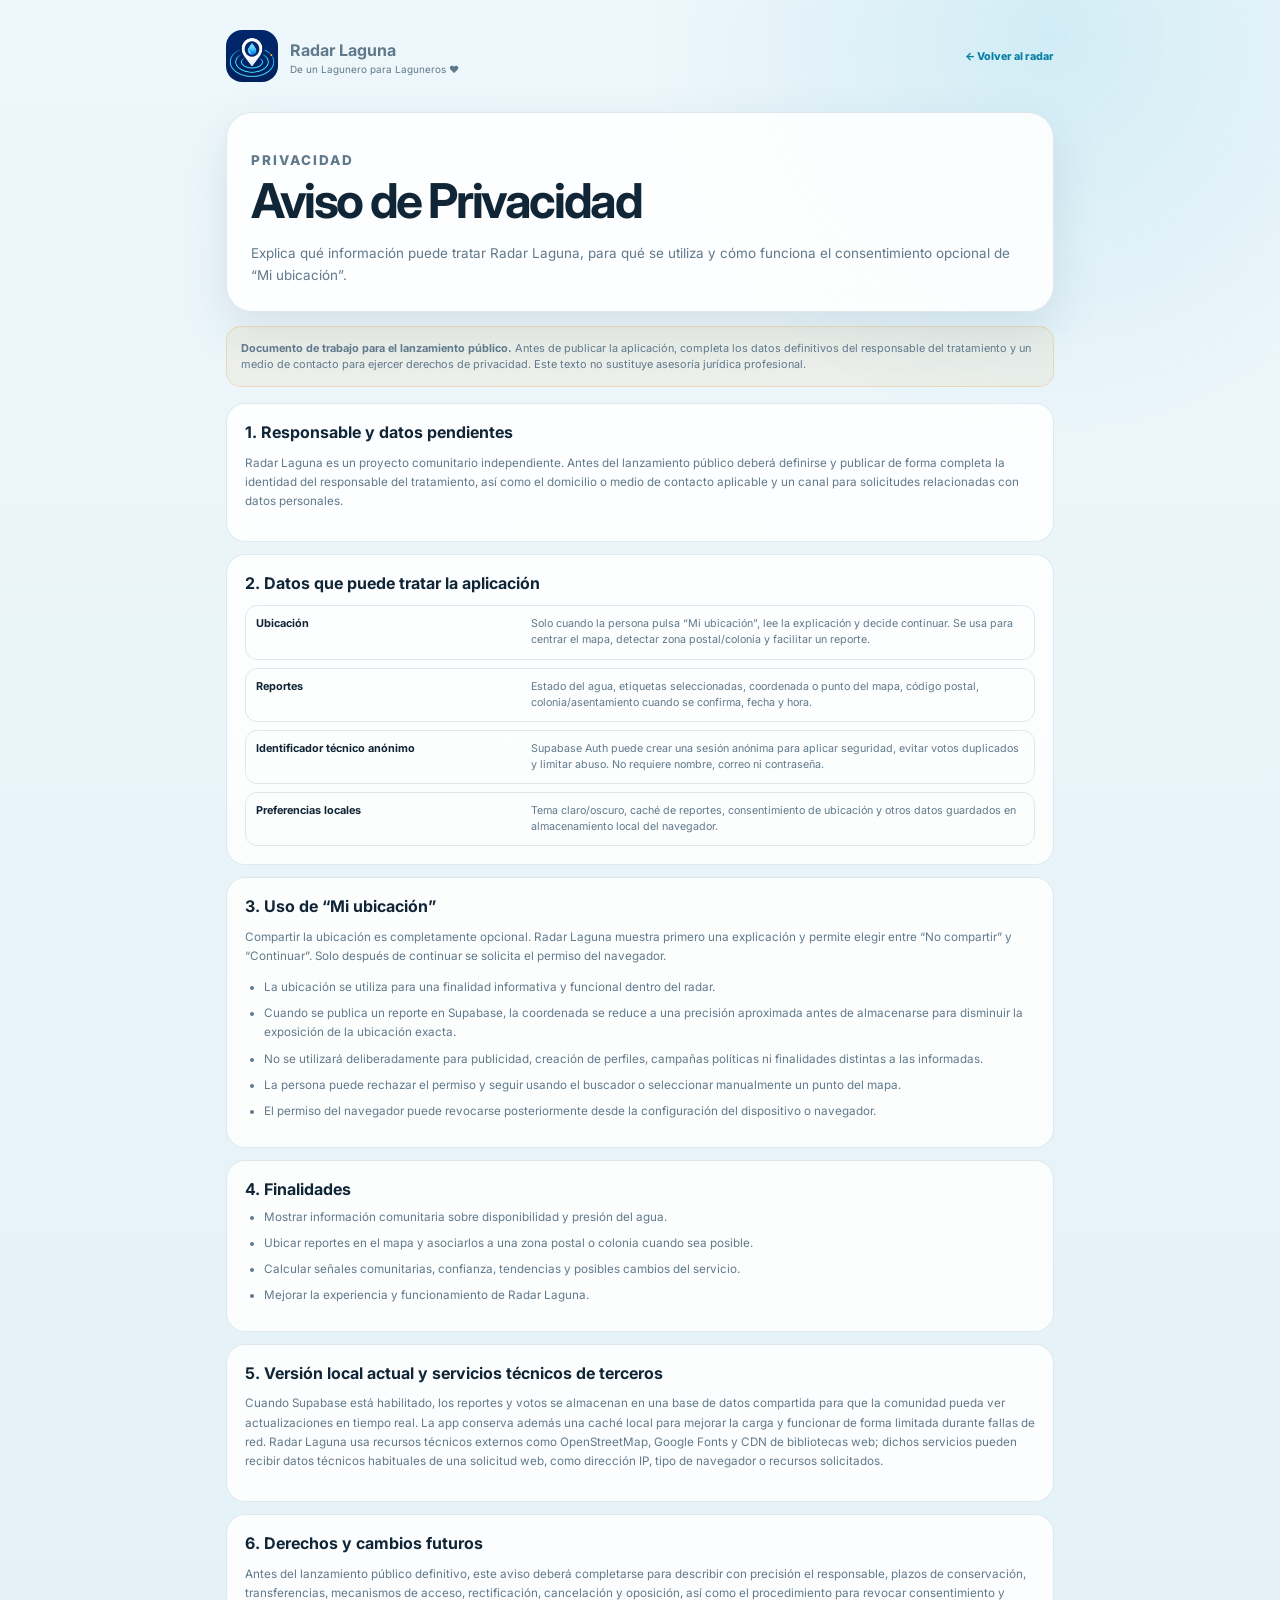
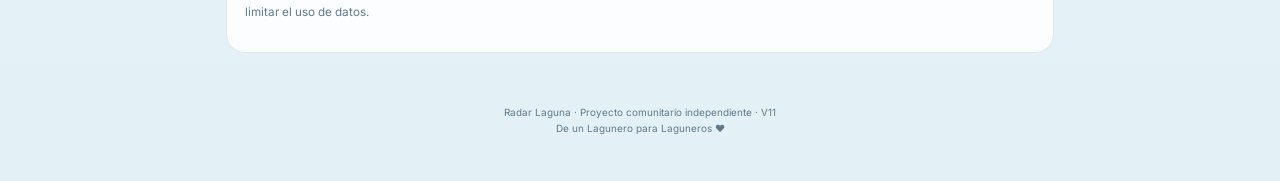
<file: aviso-privacidad.html>
<!DOCTYPE html>
<html lang="es">
<head>
  <meta charset="UTF-8" />
  <meta name="viewport" content="width=device-width, initial-scale=1, viewport-fit=cover" />
  <meta name="theme-color" content="#eef7fb" />
  <link rel="icon" type="image/png" href="./assets/logo-radar-laguna.png" />
  <link rel="apple-touch-icon" href="./assets/logo-radar-laguna.png" />
  <link rel="preconnect" href="https://fonts.googleapis.com" />
  <link rel="preconnect" href="https://fonts.gstatic.com" crossorigin />
  <link href="https://fonts.googleapis.com/css2?family=Inter:wght@400;500;600;700;800&display=swap" rel="stylesheet" />
  <link rel="stylesheet" href="./styles.css" />
  <title>Aviso de Privacidad | Radar Laguna</title>
</head>
<body class="legal-page-body" data-theme="light">
  <div class="legal-page-shell">
    <header class="legal-page-header">
      <a class="legal-page-brand" href="./index.html">
        <img src="./assets/logo-radar-laguna.png" alt="Logo de Radar Laguna" />
        <span>
          <strong>Radar Laguna</strong>
          <span>De un Lagunero para Laguneros ❤️</span>
        </span>
      </a>
      <a class="back-app-link" href="./index.html">← Volver al radar</a>
    </header>

    <main>
      <section class="legal-page-hero">
        <p class="eyebrow">PRIVACIDAD</p>
        <h1>Aviso de Privacidad</h1>
        <p>Explica qué información puede tratar Radar Laguna, para qué se utiliza y cómo funciona el consentimiento opcional de “Mi ubicación”.</p>
      </section>

      <div class="legal-draft-warning">
        <strong>Documento de trabajo para el lanzamiento público.</strong> Antes de publicar la aplicación, completa los datos definitivos del responsable del tratamiento y un medio de contacto para ejercer derechos de privacidad. Este texto no sustituye asesoría jurídica profesional.
      </div>

      <div class="legal-document">
        <section class="legal-section">
  <h2>1. Responsable y datos pendientes</h2>
  <p>Radar Laguna es un proyecto comunitario independiente. Antes del lanzamiento público deberá definirse y publicar de forma completa la identidad del responsable del tratamiento, así como el domicilio o medio de contacto aplicable y un canal para solicitudes relacionadas con datos personales.</p>
</section>
<section class="legal-section">
  <h2>2. Datos que puede tratar la aplicación</h2>
  <div class="legal-data-table">
    <div class="legal-data-row"><strong>Ubicación</strong><span>Solo cuando la persona pulsa “Mi ubicación”, lee la explicación y decide continuar. Se usa para centrar el mapa, detectar zona postal/colonia y facilitar un reporte.</span></div>
    <div class="legal-data-row"><strong>Reportes</strong><span>Estado del agua, etiquetas seleccionadas, coordenada o punto del mapa, código postal, colonia/asentamiento cuando se confirma, fecha y hora.</span></div>
    <div class="legal-data-row"><strong>Identificador técnico anónimo</strong><span>Supabase Auth puede crear una sesión anónima para aplicar seguridad, evitar votos duplicados y limitar abuso. No requiere nombre, correo ni contraseña.</span></div>
    <div class="legal-data-row"><strong>Preferencias locales</strong><span>Tema claro/oscuro, caché de reportes, consentimiento de ubicación y otros datos guardados en almacenamiento local del navegador.</span></div>
  </div>
</section>
<section class="legal-section">
  <h2>3. Uso de “Mi ubicación”</h2>
  <p>Compartir la ubicación es completamente opcional. Radar Laguna muestra primero una explicación y permite elegir entre “No compartir” y “Continuar”. Solo después de continuar se solicita el permiso del navegador.</p>
  <ul>
    <li>La ubicación se utiliza para una finalidad informativa y funcional dentro del radar.</li>
    <li>Cuando se publica un reporte en Supabase, la coordenada se reduce a una precisión aproximada antes de almacenarse para disminuir la exposición de la ubicación exacta.</li>
    <li>No se utilizará deliberadamente para publicidad, creación de perfiles, campañas políticas ni finalidades distintas a las informadas.</li>
    <li>La persona puede rechazar el permiso y seguir usando el buscador o seleccionar manualmente un punto del mapa.</li>
    <li>El permiso del navegador puede revocarse posteriormente desde la configuración del dispositivo o navegador.</li>
  </ul>
</section>
<section class="legal-section">
  <h2>4. Finalidades</h2>
  <ul>
    <li>Mostrar información comunitaria sobre disponibilidad y presión del agua.</li>
    <li>Ubicar reportes en el mapa y asociarlos a una zona postal o colonia cuando sea posible.</li>
    <li>Calcular señales comunitarias, confianza, tendencias y posibles cambios del servicio.</li>
    <li>Mejorar la experiencia y funcionamiento de Radar Laguna.</li>
  </ul>
</section>
<section class="legal-section">
  <h2>5. Versión local actual y servicios técnicos de terceros</h2>
  <p>Cuando Supabase está habilitado, los reportes y votos se almacenan en una base de datos compartida para que la comunidad pueda ver actualizaciones en tiempo real. La app conserva además una caché local para mejorar la carga y funcionar de forma limitada durante fallas de red. Radar Laguna usa recursos técnicos externos como OpenStreetMap, Google Fonts y CDN de bibliotecas web; dichos servicios pueden recibir datos técnicos habituales de una solicitud web, como dirección IP, tipo de navegador o recursos solicitados.</p>
</section>
<section class="legal-section">
  <h2>6. Derechos y cambios futuros</h2>
  <p>Antes del lanzamiento público definitivo, este aviso deberá completarse para describir con precisión el responsable, plazos de conservación, transferencias, mecanismos de acceso, rectificación, cancelación y oposición, así como el procedimiento para revocar consentimiento y limitar el uso de datos.</p>
</section>
      </div>
    </main>

    <footer class="legal-page-footer">
      Radar Laguna · Proyecto comunitario independiente · V11<br />
      De un Lagunero para Laguneros ❤️
    </footer>
  </div>
</body>
</html>
</file>
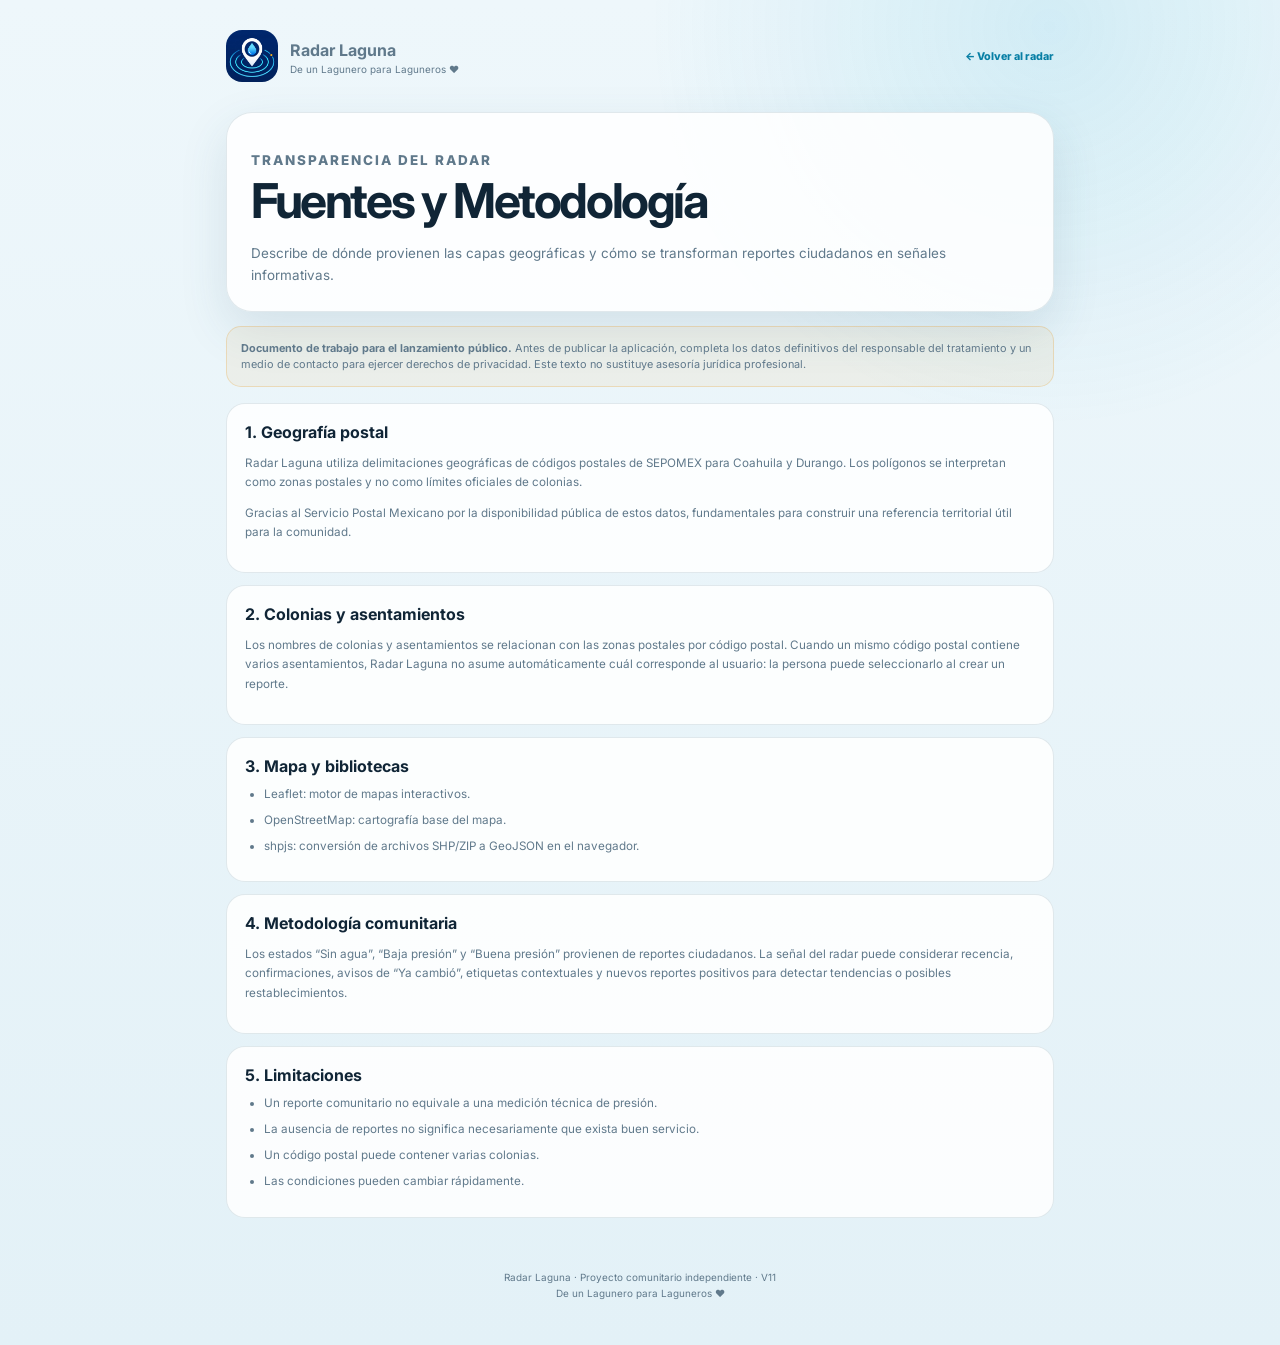
<file: fuentes-metodologia.html>
<!DOCTYPE html>
<html lang="es">
<head>
  <meta charset="UTF-8" />
  <meta name="viewport" content="width=device-width, initial-scale=1, viewport-fit=cover" />
  <meta name="theme-color" content="#eef7fb" />
  <link rel="icon" type="image/png" href="./assets/logo-radar-laguna.png" />
  <link rel="apple-touch-icon" href="./assets/logo-radar-laguna.png" />
  <link rel="preconnect" href="https://fonts.googleapis.com" />
  <link rel="preconnect" href="https://fonts.gstatic.com" crossorigin />
  <link href="https://fonts.googleapis.com/css2?family=Inter:wght@400;500;600;700;800&display=swap" rel="stylesheet" />
  <link rel="stylesheet" href="./styles.css" />
  <title>Fuentes y Metodología | Radar Laguna</title>
</head>
<body class="legal-page-body" data-theme="light">
  <div class="legal-page-shell">
    <header class="legal-page-header">
      <a class="legal-page-brand" href="./index.html">
        <img src="./assets/logo-radar-laguna.png" alt="Logo de Radar Laguna" />
        <span>
          <strong>Radar Laguna</strong>
          <span>De un Lagunero para Laguneros ❤️</span>
        </span>
      </a>
      <a class="back-app-link" href="./index.html">← Volver al radar</a>
    </header>

    <main>
      <section class="legal-page-hero">
        <p class="eyebrow">TRANSPARENCIA DEL RADAR</p>
        <h1>Fuentes y Metodología</h1>
        <p>Describe de dónde provienen las capas geográficas y cómo se transforman reportes ciudadanos en señales informativas.</p>
      </section>

      <div class="legal-draft-warning">
        <strong>Documento de trabajo para el lanzamiento público.</strong> Antes de publicar la aplicación, completa los datos definitivos del responsable del tratamiento y un medio de contacto para ejercer derechos de privacidad. Este texto no sustituye asesoría jurídica profesional.
      </div>

      <div class="legal-document">
        <section class="legal-section">
  <h2>1. Geografía postal</h2>
  <p>Radar Laguna utiliza delimitaciones geográficas de códigos postales de SEPOMEX para Coahuila y Durango. Los polígonos se interpretan como zonas postales y no como límites oficiales de colonias.</p>
  <p>Gracias al Servicio Postal Mexicano por la disponibilidad pública de estos datos, fundamentales para construir una referencia territorial útil para la comunidad.</p>
</section>
<section class="legal-section">
  <h2>2. Colonias y asentamientos</h2>
  <p>Los nombres de colonias y asentamientos se relacionan con las zonas postales por código postal. Cuando un mismo código postal contiene varios asentamientos, Radar Laguna no asume automáticamente cuál corresponde al usuario: la persona puede seleccionarlo al crear un reporte.</p>
</section>
<section class="legal-section">
  <h2>3. Mapa y bibliotecas</h2>
  <ul>
    <li>Leaflet: motor de mapas interactivos.</li>
    <li>OpenStreetMap: cartografía base del mapa.</li>
    <li>shpjs: conversión de archivos SHP/ZIP a GeoJSON en el navegador.</li>
  </ul>
</section>
<section class="legal-section">
  <h2>4. Metodología comunitaria</h2>
  <p>Los estados “Sin agua”, “Baja presión” y “Buena presión” provienen de reportes ciudadanos. La señal del radar puede considerar recencia, confirmaciones, avisos de “Ya cambió”, etiquetas contextuales y nuevos reportes positivos para detectar tendencias o posibles restablecimientos.</p>
</section>
<section class="legal-section">
  <h2>5. Limitaciones</h2>
  <ul>
    <li>Un reporte comunitario no equivale a una medición técnica de presión.</li>
    <li>La ausencia de reportes no significa necesariamente que exista buen servicio.</li>
    <li>Un código postal puede contener varias colonias.</li>
    <li>Las condiciones pueden cambiar rápidamente.</li>
  </ul>
</section>
      </div>
    </main>

    <footer class="legal-page-footer">
      Radar Laguna · Proyecto comunitario independiente · V11<br />
      De un Lagunero para Laguneros ❤️
    </footer>
  </div>
</body>
</html>
</file>
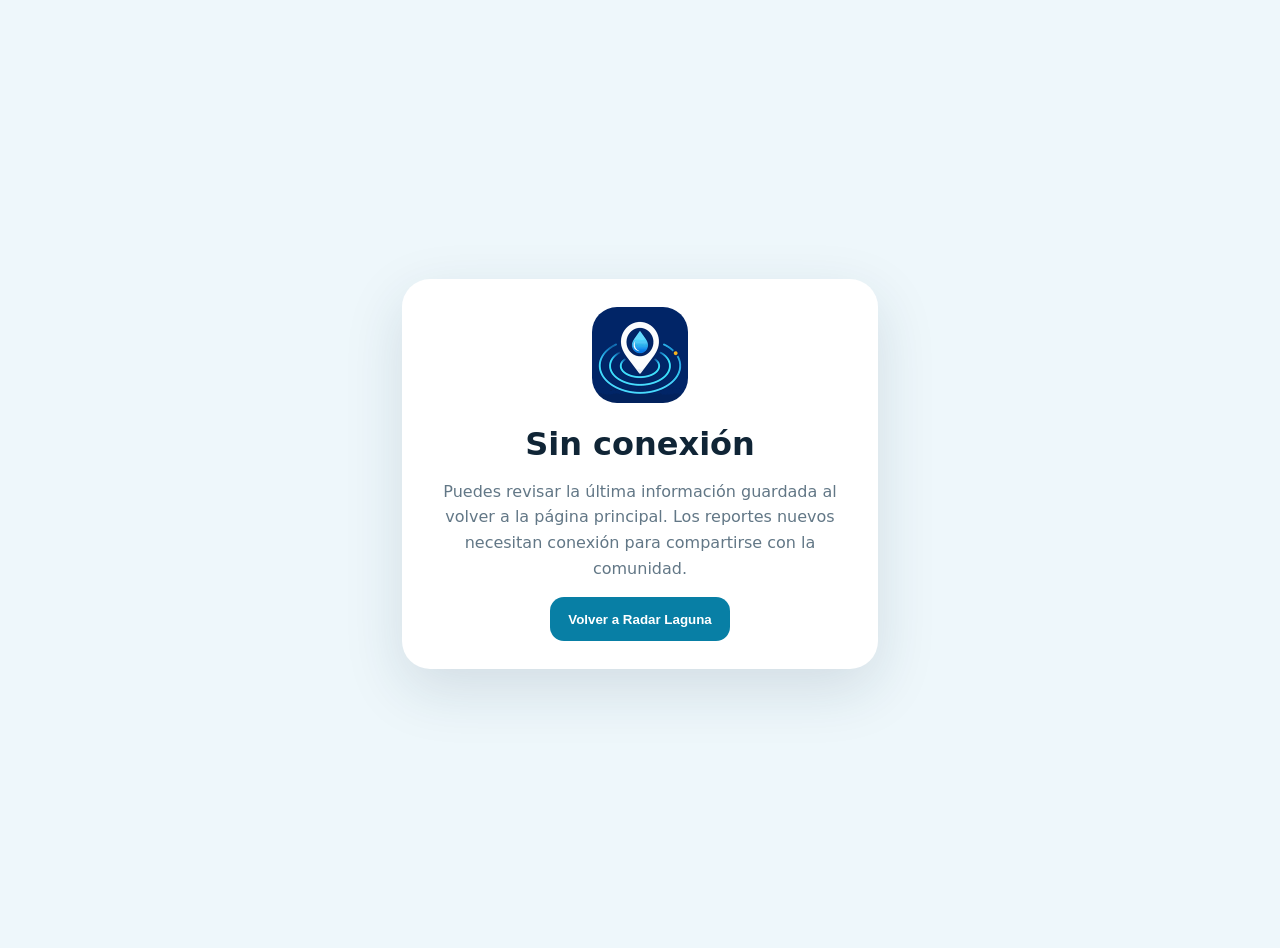
<file: offline.html>
<!doctype html><html lang="es-MX"><head><meta charset="utf-8"><meta name="viewport" content="width=device-width,initial-scale=1"><meta name="theme-color" content="#087fa5"><title>Radar Laguna · Sin conexión</title><style>body{margin:0;min-height:100vh;display:grid;place-items:center;padding:24px;background:#eef7fb;color:#102536;font-family:system-ui,sans-serif}.card{max-width:420px;padding:28px;border-radius:28px;background:white;box-shadow:0 20px 60px #13364a22;text-align:center}.card img{width:96px;border-radius:25px}.card h1{margin:18px 0 8px}.card p{color:#627786;line-height:1.6}.card button{min-height:44px;padding:0 18px;border:0;border-radius:14px;color:white;background:#087fa5;font-weight:800}</style></head><body><main class="card"><img src="./assets/icons/icon-192.png" alt="Radar Laguna"><h1>Sin conexión</h1><p>Puedes revisar la última información guardada al volver a la página principal. Los reportes nuevos necesitan conexión para compartirse con la comunidad.</p><button onclick="location.href='./'">Volver a Radar Laguna</button></main></body></html>
</file>
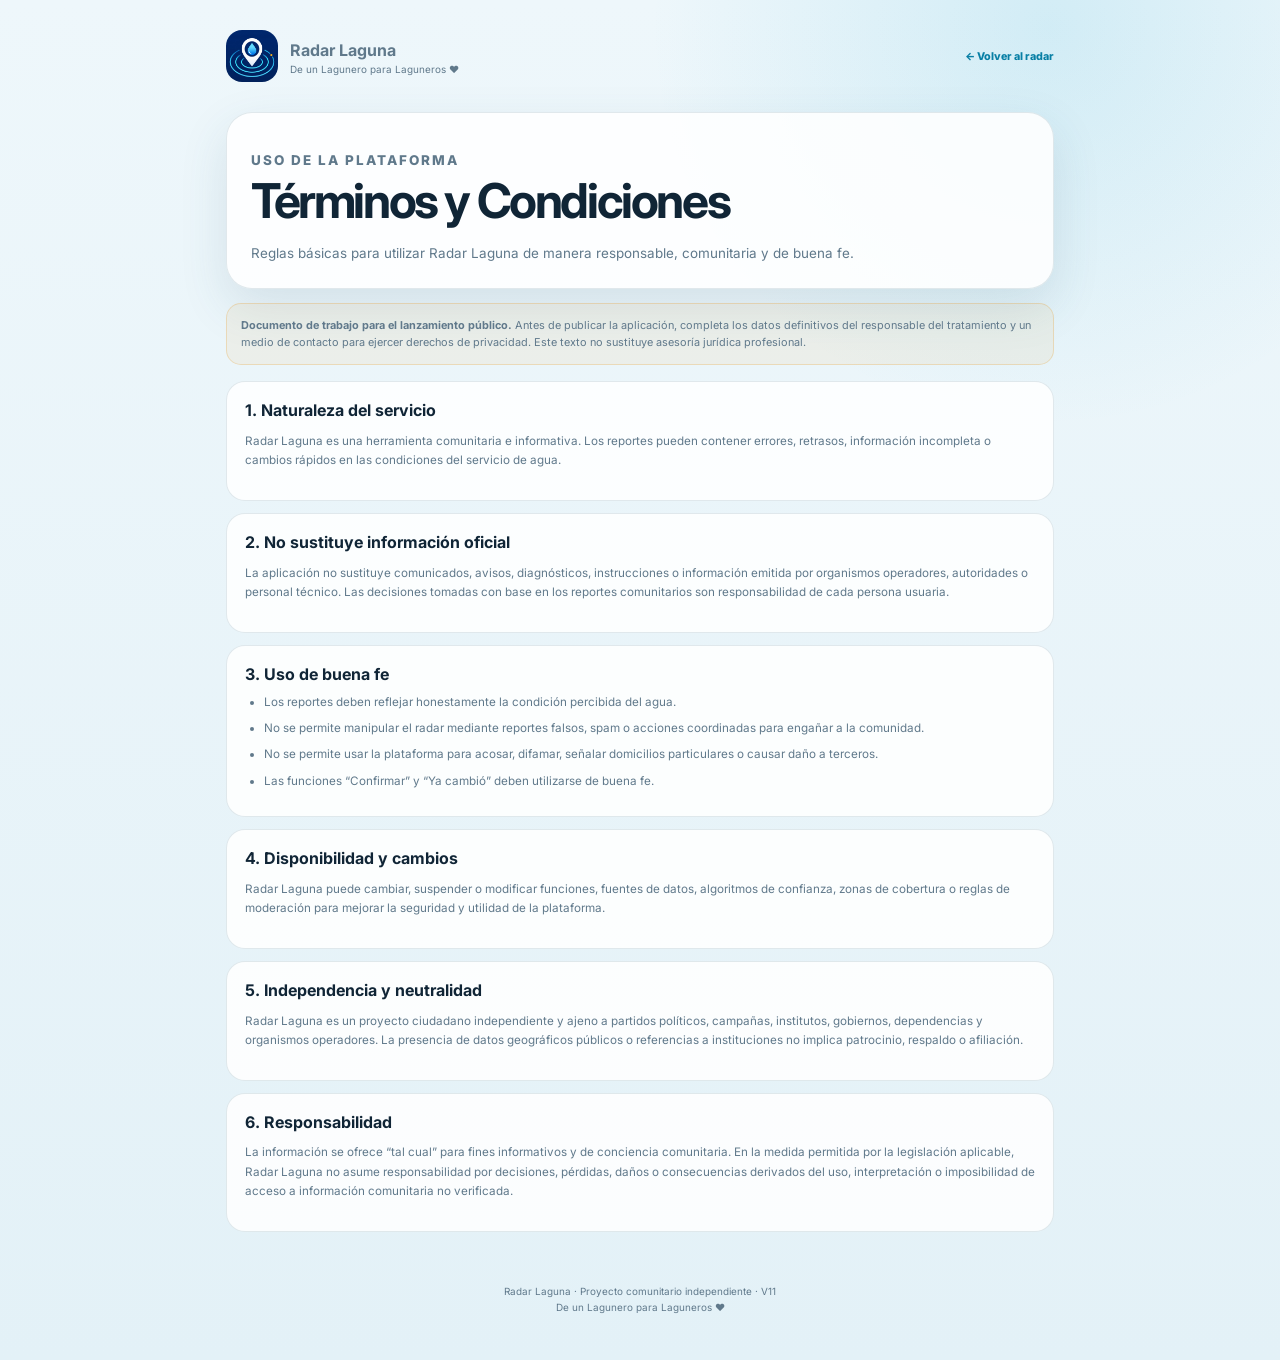
<file: terminos.html>
<!DOCTYPE html>
<html lang="es">
<head>
  <meta charset="UTF-8" />
  <meta name="viewport" content="width=device-width, initial-scale=1, viewport-fit=cover" />
  <meta name="theme-color" content="#eef7fb" />
  <link rel="icon" type="image/png" href="./assets/logo-radar-laguna.png" />
  <link rel="apple-touch-icon" href="./assets/logo-radar-laguna.png" />
  <link rel="preconnect" href="https://fonts.googleapis.com" />
  <link rel="preconnect" href="https://fonts.gstatic.com" crossorigin />
  <link href="https://fonts.googleapis.com/css2?family=Inter:wght@400;500;600;700;800&display=swap" rel="stylesheet" />
  <link rel="stylesheet" href="./styles.css" />
  <title>Términos y Condiciones | Radar Laguna</title>
</head>
<body class="legal-page-body" data-theme="light">
  <div class="legal-page-shell">
    <header class="legal-page-header">
      <a class="legal-page-brand" href="./index.html">
        <img src="./assets/logo-radar-laguna.png" alt="Logo de Radar Laguna" />
        <span>
          <strong>Radar Laguna</strong>
          <span>De un Lagunero para Laguneros ❤️</span>
        </span>
      </a>
      <a class="back-app-link" href="./index.html">← Volver al radar</a>
    </header>

    <main>
      <section class="legal-page-hero">
        <p class="eyebrow">USO DE LA PLATAFORMA</p>
        <h1>Términos y Condiciones</h1>
        <p>Reglas básicas para utilizar Radar Laguna de manera responsable, comunitaria y de buena fe.</p>
      </section>

      <div class="legal-draft-warning">
        <strong>Documento de trabajo para el lanzamiento público.</strong> Antes de publicar la aplicación, completa los datos definitivos del responsable del tratamiento y un medio de contacto para ejercer derechos de privacidad. Este texto no sustituye asesoría jurídica profesional.
      </div>

      <div class="legal-document">
        <section class="legal-section">
  <h2>1. Naturaleza del servicio</h2>
  <p>Radar Laguna es una herramienta comunitaria e informativa. Los reportes pueden contener errores, retrasos, información incompleta o cambios rápidos en las condiciones del servicio de agua.</p>
</section>
<section class="legal-section">
  <h2>2. No sustituye información oficial</h2>
  <p>La aplicación no sustituye comunicados, avisos, diagnósticos, instrucciones o información emitida por organismos operadores, autoridades o personal técnico. Las decisiones tomadas con base en los reportes comunitarios son responsabilidad de cada persona usuaria.</p>
</section>
<section class="legal-section">
  <h2>3. Uso de buena fe</h2>
  <ul>
    <li>Los reportes deben reflejar honestamente la condición percibida del agua.</li>
    <li>No se permite manipular el radar mediante reportes falsos, spam o acciones coordinadas para engañar a la comunidad.</li>
    <li>No se permite usar la plataforma para acosar, difamar, señalar domicilios particulares o causar daño a terceros.</li>
    <li>Las funciones “Confirmar” y “Ya cambió” deben utilizarse de buena fe.</li>
  </ul>
</section>
<section class="legal-section">
  <h2>4. Disponibilidad y cambios</h2>
  <p>Radar Laguna puede cambiar, suspender o modificar funciones, fuentes de datos, algoritmos de confianza, zonas de cobertura o reglas de moderación para mejorar la seguridad y utilidad de la plataforma.</p>
</section>
<section class="legal-section">
  <h2>5. Independencia y neutralidad</h2>
  <p>Radar Laguna es un proyecto ciudadano independiente y ajeno a partidos políticos, campañas, institutos, gobiernos, dependencias y organismos operadores. La presencia de datos geográficos públicos o referencias a instituciones no implica patrocinio, respaldo o afiliación.</p>
</section>
<section class="legal-section">
  <h2>6. Responsabilidad</h2>
  <p>La información se ofrece “tal cual” para fines informativos y de conciencia comunitaria. En la medida permitida por la legislación aplicable, Radar Laguna no asume responsabilidad por decisiones, pérdidas, daños o consecuencias derivados del uso, interpretación o imposibilidad de acceso a información comunitaria no verificada.</p>
</section>
      </div>
    </main>

    <footer class="legal-page-footer">
      Radar Laguna · Proyecto comunitario independiente · V11<br />
      De un Lagunero para Laguneros ❤️
    </footer>
  </div>
</body>
</html>
</file>
<file: styles.css>
:root {
  color-scheme: light;
  --bg: #eef7fb;
  --bg-soft: #e3f1f7;
  --card: rgba(255, 255, 255, 0.86);
  --card-strong: #ffffff;
  --border: rgba(22, 74, 101, 0.12);
  --text: #102536;
  --muted: #60798b;
  --cyan: #087fa5;
  --cyan-bright: #16bde7;
  --cyan-soft: rgba(17, 161, 201, 0.1);
  --danger: #e83f5d;
  --warning: #e89a25;
  --good: #16a978;
  --surface-hover: rgba(20, 117, 150, 0.065);
  --topbar: rgba(238, 247, 251, 0.86);
  --overlay: rgba(10, 26, 39, 0.42);
  --sheet-start: #ffffff;
  --sheet-end: #edf7fb;
  --map-dot-stroke: #ffffff;
  --shadow: 0 18px 48px rgba(43, 91, 116, 0.13);
  --shadow-strong: 0 22px 65px rgba(43, 91, 116, 0.2);
  --radius-xl: 28px;
  --radius-lg: 22px;
  --radius-md: 16px;
}

body[data-theme="dark"] {
  color-scheme: dark;
  --bg: #07111f;
  --bg-soft: #0b1728;
  --card: rgba(14, 29, 48, 0.88);
  --card-strong: #101f34;
  --border: rgba(158, 187, 221, 0.14);
  --text: #f4f8fc;
  --muted: #8fa4ba;
  --cyan: #55d7ff;
  --cyan-bright: #18bfea;
  --cyan-soft: rgba(85, 215, 255, 0.08);
  --danger: #ff4f6d;
  --warning: #ffb547;
  --good: #2ed6a1;
  --surface-hover: rgba(255, 255, 255, 0.055);
  --topbar: rgba(7, 17, 31, 0.86);
  --overlay: rgba(0, 5, 13, 0.72);
  --sheet-start: #101f34;
  --sheet-end: #091522;
  --map-dot-stroke: #07111f;
  --shadow: 0 22px 60px rgba(0, 0, 0, 0.35);
  --shadow-strong: 0 28px 70px rgba(0, 0, 0, 0.45);
}

* {
  box-sizing: border-box;
}

html {
  background: var(--bg);
}

body {
  margin: 0;
  min-width: 320px;
  min-height: 100vh;
  font-family: "Inter", system-ui, -apple-system, BlinkMacSystemFont, "Segoe UI", sans-serif;
  background:
    radial-gradient(circle at 82% 2%, rgba(20, 164, 209, 0.13), transparent 25rem),
    linear-gradient(180deg, var(--bg) 0%, var(--bg-soft) 100%);
  color: var(--text);
  transition: background 0.25s ease, color 0.25s ease;
}

button,
input {
  font: inherit;
}

button,
.leaflet-container {
  -webkit-tap-highlight-color: transparent;
}

button:focus-visible,
input:focus-visible {
  outline: 3px solid rgba(28, 177, 218, 0.28);
  outline-offset: 3px;
}

.hidden {
  display: none !important;
}

.app-shell {
  width: min(100%, 760px);
  min-height: 100vh;
  margin: 0 auto;
}

.topbar {
  position: sticky;
  top: 0;
  z-index: 800;
  display: flex;
  align-items: center;
  justify-content: space-between;
  padding: calc(16px + env(safe-area-inset-top)) 18px 14px;
  border-bottom: 1px solid var(--border);
  background: var(--topbar);
  backdrop-filter: blur(18px);
}

.brand,
.header-actions,
.zone-radar-head,
.zone-status-row,
.zone-breakdown,
.section-heading,
.map-toolbar {
  display: flex;
  align-items: center;
}

.brand {
  gap: 12px;
}

.header-actions {
  gap: 8px;
}

.brand h1,
.hero h2,
.section-heading h3,
.sheet-header h3,
.zone-radar-head h3 {
  margin: 0;
}

.brand h1 {
  font-size: 1.06rem;
  letter-spacing: -0.03em;
}

.brand-mark {
  position: relative;
  display: grid;
  place-items: center;
  width: 43px;
  height: 43px;
  border: 1px solid rgba(27, 173, 211, 0.22);
  border-radius: 15px;
  background: linear-gradient(145deg, rgba(40, 190, 229, 0.23), rgba(40, 190, 229, 0.05));
  box-shadow: inset 0 0 22px rgba(40, 190, 229, 0.08);
}

.brand-drop {
  position: relative;
  z-index: 2;
  font-size: 1.15rem;
}

.pulse-ring {
  position: absolute;
  width: 26px;
  height: 26px;
  border: 1px solid rgba(30, 182, 222, 0.48);
  border-radius: 50%;
  animation: radar-pulse 2.2s infinite;
}

@keyframes radar-pulse {
  0% { transform: scale(0.55); opacity: 0.9; }
  75%, 100% { transform: scale(1.65); opacity: 0; }
}

.eyebrow,
.hero-kicker,
.toolbar-label {
  margin: 0 0 4px;
  color: var(--cyan);
  font-size: 0.66rem;
  font-weight: 800;
  letter-spacing: 0.15em;
}

.icon-button {
  display: grid;
  place-items: center;
  width: 42px;
  height: 42px;
  border: 1px solid var(--border);
  border-radius: 14px;
  color: var(--text);
  background: var(--card);
  cursor: pointer;
}

.icon-button > span {
  display: grid;
  place-items: center;
  width: 21px;
  height: 21px;
  font-size: 1rem;
  font-weight: 800;
}

.icon-button .info-icon {
  border: 1px solid color-mix(in srgb, var(--text) 45%, transparent);
  border-radius: 50%;
  font-size: 0.72rem;
}

.theme-button #theme-icon {
  font-size: 1.17rem;
}

main {
  padding: 12px 16px calc(34px + env(safe-area-inset-bottom));
}

.hero {
  display: flex;
  align-items: flex-end;
  justify-content: space-between;
  gap: 16px;
  padding: 20px 2px 18px;
}

.hero h2 {
  max-width: 440px;
  font-size: clamp(1.8rem, 7vw, 3.1rem);
  line-height: 1.02;
  letter-spacing: -0.055em;
}

.hero h2 span {
  color: var(--cyan);
}

.hero-copy {
  max-width: 530px;
  margin: 12px 0 0;
  color: var(--muted);
  font-size: 0.91rem;
  line-height: 1.55;
}

.live-pill {
  display: inline-flex;
  align-items: center;
  gap: 8px;
  flex: 0 0 auto;
  padding: 8px 10px;
  border: 1px solid var(--border);
  border-radius: 999px;
  color: var(--muted);
  background: var(--card);
  font-size: 0.7rem;
  font-weight: 700;
}

.live-dot {
  width: 7px;
  height: 7px;
  border-radius: 50%;
  background: var(--warning);
  box-shadow: 0 0 0 5px color-mix(in srgb, var(--warning) 12%, transparent);
}

.summary-grid {
  display: grid;
  grid-template-columns: repeat(3, 1fr);
  gap: 9px;
  margin-bottom: 14px;
}

.summary-card {
  display: flex;
  align-items: center;
  gap: 10px;
  min-width: 0;
  padding: 14px 11px;
  border: 1px solid var(--border);
  border-radius: var(--radius-md);
  background: var(--card);
  box-shadow: var(--shadow);
}

.summary-icon {
  display: grid;
  place-items: center;
  flex: 0 0 auto;
  width: 31px;
  height: 31px;
  border-radius: 11px;
  font-size: 1rem;
  font-weight: 800;
}

.summary-card strong,
.summary-card span,
.location-card small,
.location-card strong,
.status-option strong,
.status-option small {
  display: block;
}

.summary-card strong {
  font-size: 1.12rem;
}

.summary-card div > span {
  overflow: hidden;
  margin-top: 2px;
  color: var(--muted);
  font-size: 0.64rem;
  white-space: nowrap;
  text-overflow: ellipsis;
}

.summary-danger .summary-icon {
  color: var(--danger);
  background: color-mix(in srgb, var(--danger) 12%, transparent);
}

.summary-warning .summary-icon {
  color: var(--warning);
  background: color-mix(in srgb, var(--warning) 12%, transparent);
}

.summary-good .summary-icon {
  color: var(--good);
  background: color-mix(in srgb, var(--good) 12%, transparent);
}

.zone-search-card {
  display: grid;
  grid-template-columns: 1fr auto;
  gap: 9px;
  padding: 10px;
  margin-bottom: 10px;
  border: 1px solid var(--border);
  border-radius: 18px;
  background: var(--card);
  box-shadow: var(--shadow);
}

.search-field {
  display: flex;
  align-items: center;
  min-width: 0;
  gap: 9px;
  padding: 0 12px;
  border: 1px solid var(--border);
  border-radius: 13px;
  background: color-mix(in srgb, var(--bg) 72%, var(--card-strong));
}

.search-icon {
  color: var(--cyan);
  font-size: 1.15rem;
}

.search-field input {
  width: 100%;
  min-width: 0;
  min-height: 42px;
  border: 0;
  outline: 0;
  color: var(--text);
  background: transparent;
  font-size: 0.78rem;
}

.search-field input::placeholder {
  color: var(--muted);
}

.search-button,
.clear-zone-button {
  border: 0;
  border-radius: 13px;
  cursor: pointer;
  font-weight: 800;
}

.search-button {
  min-width: 78px;
  padding: 0 14px;
  color: #ffffff;
  background: linear-gradient(135deg, #0c97bd, #13b9df);
  box-shadow: 0 9px 22px rgba(21, 164, 202, 0.18);
}

.zone-radar-card {
  padding: 16px;
  margin-bottom: 14px;
  border: 1px solid var(--border);
  border-radius: var(--radius-lg);
  background: var(--card);
  box-shadow: var(--shadow);
}

.zone-radar-head {
  justify-content: space-between;
  gap: 12px;
}

.zone-radar-head h3 {
  font-size: 1.13rem;
  letter-spacing: -0.035em;
}

.clear-zone-button {
  padding: 8px 10px;
  color: var(--cyan);
  background: var(--cyan-soft);
  font-size: 0.65rem;
}

.zone-status-row {
  gap: 12px;
  padding: 14px 0 12px;
}

.zone-status-icon {
  display: grid;
  place-items: center;
  flex: 0 0 auto;
  width: 46px;
  height: 46px;
  border-radius: 15px;
  font-size: 1.25rem;
  font-weight: 800;
}

.zone-status-icon.neutral {
  color: var(--cyan);
  background: var(--cyan-soft);
}

.zone-status-icon.no_water {
  color: var(--danger);
  background: color-mix(in srgb, var(--danger) 11%, transparent);
}

.zone-status-icon.low_pressure {
  color: var(--warning);
  background: color-mix(in srgb, var(--warning) 11%, transparent);
}

.zone-status-icon.good_pressure {
  color: var(--good);
  background: color-mix(in srgb, var(--good) 11%, transparent);
}

.zone-status-copy {
  min-width: 0;
  flex: 1;
}

.zone-status-copy small,
.zone-status-copy strong,
.zone-status-copy span,
.zone-confidence strong,
.zone-confidence span {
  display: block;
}

.zone-status-copy small {
  color: var(--muted);
  font-size: 0.54rem;
  font-weight: 800;
  letter-spacing: 0.11em;
}

.zone-status-copy strong {
  margin-top: 3px;
  font-size: 0.91rem;
}

.zone-status-copy span {
  margin-top: 3px;
  color: var(--muted);
  font-size: 0.66rem;
}

.zone-confidence {
  flex: 0 0 auto;
  min-width: 53px;
  text-align: right;
}

.zone-confidence strong {
  font-size: 1.32rem;
}

.zone-confidence span {
  color: var(--muted);
  font-size: 0.58rem;
}

.mini-status-bar {
  display: flex;
  height: 7px;
  overflow: hidden;
  border-radius: 999px;
  background: color-mix(in srgb, var(--muted) 12%, transparent);
}

.mini-status-bar span {
  width: 0;
  transition: width 0.3s ease;
}

.bar-danger { background: var(--danger); }
.bar-warning { background: var(--warning); }
.bar-good { background: var(--good); }

.zone-breakdown {
  justify-content: space-between;
  gap: 8px;
  padding-top: 10px;
}

.zone-breakdown span {
  display: flex;
  align-items: center;
  gap: 5px;
  color: var(--muted);
  font-size: 0.61rem;
}

.zone-breakdown b {
  color: var(--text);
}

.map-card,
.recent-section {
  overflow: hidden;
  border: 1px solid var(--border);
  border-radius: var(--radius-xl);
  background: var(--card);
  box-shadow: var(--shadow-strong);
}

.map-toolbar {
  justify-content: space-between;
  gap: 12px;
  padding: 15px 16px;
}

.map-toolbar strong {
  display: block;
  font-size: 0.87rem;
}

.locate-button {
  display: inline-flex;
  align-items: center;
  gap: 7px;
  min-height: 38px;
  padding: 0 12px;
  border: 1px solid color-mix(in srgb, var(--cyan) 20%, transparent);
  border-radius: 12px;
  color: var(--cyan);
  background: var(--cyan-soft);
  font-size: 0.71rem;
  font-weight: 800;
  cursor: pointer;
}

.locate-button span {
  font-size: 1.05rem;
}

.map-wrap {
  position: relative;
}

#map {
  height: min(58vh, 520px);
  min-height: 420px;
  background: var(--bg-soft);
}

.leaflet-container {
  font-family: "Inter", sans-serif;
}

body[data-theme="dark"] .leaflet-tile-pane {
  filter: brightness(0.58) saturate(0.82) contrast(1.13);
}

.leaflet-control-zoom a {
  color: var(--text) !important;
  background: var(--card-strong) !important;
  border-color: var(--border) !important;
}

.leaflet-control-attribution {
  font-size: 8px !important;
}

.report-popup .leaflet-popup-content-wrapper,
.report-popup .leaflet-popup-tip {
  color: var(--text);
  background: var(--card-strong);
}

.report-popup .leaflet-popup-content-wrapper {
  border: 1px solid var(--border);
  border-radius: 16px;
}

.report-popup .leaflet-popup-content {
  margin: 12px 14px;
}

.popup-status {
  display: flex;
  align-items: center;
  gap: 8px;
  font-weight: 800;
}

.popup-status i {
  width: 9px;
  height: 9px;
  border-radius: 50%;
}

.popup-meta {
  margin-top: 6px;
  color: var(--muted);
  font-size: 0.72rem;
}

.legend {
  position: absolute;
  top: 12px;
  right: 12px;
  z-index: 500;
  display: grid;
  gap: 7px;
  padding: 10px 11px;
  border: 1px solid var(--border);
  border-radius: 14px;
  background: color-mix(in srgb, var(--card-strong) 88%, transparent);
  backdrop-filter: blur(10px);
  box-shadow: var(--shadow);
}

.legend span {
  display: flex;
  align-items: center;
  gap: 7px;
  color: var(--muted);
  font-size: 0.61rem;
  font-weight: 700;
}

.legend-dot {
  display: inline-block;
  width: 8px;
  height: 8px;
  border-radius: 50%;
}

.legend-dot.danger {
  background: var(--danger);
  box-shadow: 0 0 10px color-mix(in srgb, var(--danger) 65%, transparent);
}

.legend-dot.warning {
  background: var(--warning);
  box-shadow: 0 0 10px color-mix(in srgb, var(--warning) 65%, transparent);
}

.legend-dot.good {
  background: var(--good);
  box-shadow: 0 0 10px color-mix(in srgb, var(--good) 65%, transparent);
}

.map-report-button {
  position: absolute;
  left: 50%;
  bottom: 18px;
  z-index: 500;
  display: flex;
  align-items: center;
  gap: 11px;
  min-width: 215px;
  padding: 11px 18px 11px 12px;
  transform: translateX(-50%);
  border: 1px solid rgba(132, 226, 255, 0.3);
  border-radius: 18px;
  color: #042031;
  background: linear-gradient(135deg, #79e4ff, #38c8f1);
  box-shadow: 0 14px 36px rgba(16, 173, 220, 0.36);
  cursor: pointer;
}

.report-button-icon {
  display: grid;
  place-items: center;
  width: 37px;
  height: 37px;
  border-radius: 13px;
  color: white;
  background: rgba(0, 46, 67, 0.22);
  font-size: 1.45rem;
}

.map-report-button span:last-child {
  display: grid;
  text-align: left;
  font-size: 0.88rem;
  font-weight: 800;
}

.map-report-button small {
  margin-bottom: 2px;
  font-size: 0.58rem;
  letter-spacing: 0.12em;
}

.recent-section {
  margin-top: 14px;
  padding: 18px;
}

.section-heading {
  justify-content: space-between;
  align-items: flex-end;
  gap: 14px;
  margin-bottom: 14px;
}

.section-heading h3,
.sheet-header h3 {
  font-size: 1.23rem;
  letter-spacing: -0.035em;
}

.report-count {
  color: var(--muted);
  font-size: 0.69rem;
  font-weight: 700;
}

.recent-list {
  display: grid;
}

.recent-item {
  display: grid;
  grid-template-columns: auto 1fr auto;
  align-items: center;
  gap: 12px;
  width: 100%;
  padding: 13px 0;
  border: 0;
  border-bottom: 1px solid var(--border);
  color: var(--text);
  background: transparent;
  text-align: left;
  cursor: pointer;
}

.recent-item:last-child {
  border-bottom: 0;
}

.recent-item:hover {
  background: var(--surface-hover);
}

.recent-status-icon {
  display: grid;
  place-items: center;
  width: 41px;
  height: 41px;
  border-radius: 14px;
  font-weight: 800;
}

.recent-item strong,
.recent-item span {
  display: block;
}

.recent-item strong {
  font-size: 0.82rem;
}

.recent-item div > span {
  margin-top: 4px;
  color: var(--muted);
  font-size: 0.67rem;
}

.recent-time {
  color: var(--muted);
  font-size: 0.64rem;
  white-space: nowrap;
}

.status-no_water .recent-status-icon {
  color: var(--danger);
  background: color-mix(in srgb, var(--danger) 10%, transparent);
}

.status-low_pressure .recent-status-icon {
  color: var(--warning);
  background: color-mix(in srgb, var(--warning) 10%, transparent);
}

.status-good_pressure .recent-status-icon {
  color: var(--good);
  background: color-mix(in srgb, var(--good) 10%, transparent);
}

.empty-state {
  padding: 26px 12px;
  color: var(--muted);
  text-align: center;
  font-size: 0.8rem;
}

.community-note {
  max-width: 590px;
  margin: 16px auto 0;
  color: var(--muted);
  opacity: 0.82;
  font-size: 0.68rem;
  line-height: 1.55;
  text-align: center;
}

.modal-backdrop {
  position: fixed;
  inset: 0;
  z-index: 2000;
  display: flex;
  align-items: flex-end;
  justify-content: center;
  padding: 20px 12px 0;
  background: var(--overlay);
  backdrop-filter: blur(8px);
}

.bottom-sheet {
  width: min(100%, 560px);
  max-height: calc(100dvh - 28px);
  overflow: auto;
  padding: 10px 18px calc(20px + env(safe-area-inset-bottom));
  border: 1px solid var(--border);
  border-bottom: 0;
  border-radius: 28px 28px 0 0;
  background: linear-gradient(180deg, var(--sheet-start) 0%, var(--sheet-end) 100%);
  box-shadow: 0 -26px 70px rgba(0, 0, 0, 0.24);
  animation: sheet-in 0.24s ease-out;
}

.compact-sheet {
  padding-bottom: calc(32px + env(safe-area-inset-bottom));
}

@keyframes sheet-in {
  from { transform: translateY(25px); opacity: 0; }
  to { transform: translateY(0); opacity: 1; }
}

.sheet-handle {
  width: 44px;
  height: 5px;
  margin: 0 auto 16px;
  border-radius: 999px;
  background: color-mix(in srgb, var(--muted) 25%, transparent);
}

.sheet-header {
  display: flex;
  align-items: center;
  justify-content: space-between;
  gap: 14px;
}

.sheet-copy {
  margin: 12px 0 16px;
  color: var(--muted);
  font-size: 0.82rem;
  line-height: 1.55;
}

.location-card {
  display: grid;
  grid-template-columns: auto 1fr auto;
  align-items: center;
  gap: 11px;
  padding: 12px;
  border: 1px solid color-mix(in srgb, var(--cyan) 18%, transparent);
  border-radius: 17px;
  background: var(--cyan-soft);
}

.location-icon {
  display: grid;
  place-items: center;
  width: 38px;
  height: 38px;
  border-radius: 13px;
  color: var(--cyan);
  background: color-mix(in srgb, var(--cyan) 11%, transparent);
  font-size: 1.15rem;
}

.location-card small {
  color: var(--muted);
  font-size: 0.55rem;
  font-weight: 800;
  letter-spacing: 0.1em;
}

.location-card strong {
  overflow: hidden;
  margin-top: 3px;
  font-size: 0.75rem;
  white-space: nowrap;
  text-overflow: ellipsis;
}

.location-card button {
  padding: 8px 10px;
  border: 0;
  border-radius: 10px;
  color: var(--cyan);
  background: color-mix(in srgb, var(--cyan) 9%, transparent);
  font-size: 0.65rem;
  font-weight: 800;
  cursor: pointer;
}

.map-tip {
  margin: 8px 2px 14px;
  color: var(--muted);
  font-size: 0.64rem;
}

.status-options {
  display: grid;
  gap: 9px;
}

.status-option {
  display: grid;
  grid-template-columns: auto 1fr auto;
  align-items: center;
  gap: 12px;
  width: 100%;
  padding: 13px;
  border: 1px solid var(--border);
  border-radius: 17px;
  color: var(--text);
  background: var(--card);
  text-align: left;
  cursor: pointer;
  transition: transform 0.15s ease, border-color 0.15s ease, background 0.15s ease;
}

.status-option:active {
  transform: scale(0.985);
}

.status-option-icon {
  display: grid;
  place-items: center;
  width: 42px;
  height: 42px;
  border-radius: 14px;
  font-size: 1.1rem;
  font-weight: 800;
}

.status-option strong {
  font-size: 0.86rem;
}

.status-option small {
  margin-top: 4px;
  color: var(--muted);
  font-size: 0.66rem;
}

.status-radio {
  width: 19px;
  height: 19px;
  border: 2px solid color-mix(in srgb, var(--muted) 35%, transparent);
  border-radius: 50%;
}

.danger-option .status-option-icon {
  color: var(--danger);
  background: color-mix(in srgb, var(--danger) 10%, transparent);
}

.warning-option .status-option-icon {
  color: var(--warning);
  background: color-mix(in srgb, var(--warning) 10%, transparent);
}

.good-option .status-option-icon {
  color: var(--good);
  background: color-mix(in srgb, var(--good) 10%, transparent);
}

.status-option.selected[data-status="no_water"] {
  border-color: color-mix(in srgb, var(--danger) 54%, transparent);
  background: color-mix(in srgb, var(--danger) 7%, var(--card));
}

.status-option.selected[data-status="low_pressure"] {
  border-color: color-mix(in srgb, var(--warning) 54%, transparent);
  background: color-mix(in srgb, var(--warning) 7%, var(--card));
}

.status-option.selected[data-status="good_pressure"] {
  border-color: color-mix(in srgb, var(--good) 54%, transparent);
  background: color-mix(in srgb, var(--good) 7%, var(--card));
}

.status-option.selected .status-radio {
  border: 5px solid var(--cyan);
  background: var(--card-strong);
}

.primary-button {
  width: 100%;
  min-height: 50px;
  margin-top: 16px;
  border: 0;
  border-radius: 16px;
  color: #022434;
  background: linear-gradient(135deg, #7de8ff, #38c9ef);
  font-weight: 850;
  cursor: pointer;
  box-shadow: 0 13px 32px rgba(35, 193, 232, 0.2);
}

.primary-button:disabled {
  color: var(--muted);
  background: color-mix(in srgb, var(--muted) 14%, var(--card-strong));
  box-shadow: none;
  cursor: not-allowed;
}

.privacy-copy {
  margin: 12px 8px 0;
  color: var(--muted);
  opacity: 0.82;
  font-size: 0.61rem;
  line-height: 1.5;
  text-align: center;
}

.info-warning {
  padding: 14px;
  border: 1px solid color-mix(in srgb, var(--warning) 22%, transparent);
  border-radius: 16px;
  background: color-mix(in srgb, var(--warning) 7%, transparent);
}

.info-warning strong {
  color: var(--warning);
  font-size: 0.76rem;
}

.info-warning p {
  margin: 7px 0 0;
  color: var(--muted);
  font-size: 0.7rem;
  line-height: 1.55;
}

.toast {
  position: fixed;
  left: 50%;
  bottom: calc(22px + env(safe-area-inset-bottom));
  z-index: 3000;
  width: min(calc(100% - 32px), 430px);
  padding: 13px 16px;
  transform: translateX(-50%);
  border: 1px solid color-mix(in srgb, var(--cyan) 22%, transparent);
  border-radius: 15px;
  color: var(--text);
  background: color-mix(in srgb, var(--card-strong) 95%, transparent);
  box-shadow: var(--shadow-strong);
  font-size: 0.76rem;
  font-weight: 700;
  text-align: center;
}

@media (max-width: 520px) {
  .hero {
    align-items: flex-start;
  }

  .live-pill {
    margin-top: 5px;
  }

  .summary-card {
    display: grid;
    justify-items: center;
    gap: 6px;
    padding: 12px 6px;
    text-align: center;
  }

  .summary-card div > span {
    font-size: 0.59rem;
  }

  .legend {
    top: 10px;
    right: 10px;
  }

  .zone-breakdown {
    gap: 5px;
  }

  .zone-breakdown span {
    font-size: 0.57rem;
  }
}

@media (min-width: 761px) {
  main {
    padding-left: 0;
    padding-right: 0;
  }

  .topbar {
    border-left: 1px solid var(--border);
    border-right: 1px solid var(--border);
  }
}


/* Radar Laguna V3 */
.city-switcher-card,
.signals-card {
  margin-bottom: 10px;
  padding: 15px;
  border: 1px solid var(--border);
  border-radius: var(--radius-lg);
  background: var(--card);
  box-shadow: var(--shadow);
}

.city-switcher-head,
.signals-head,
.report-tags-head {
  display: flex;
  align-items: center;
  justify-content: space-between;
  gap: 12px;
}

.city-switcher-head strong {
  display: block;
  font-size: 0.86rem;
}

.city-switcher-head > span,
.signals-head > span {
  flex: 0 0 auto;
  padding: 7px 9px;
  border-radius: 999px;
  color: var(--cyan);
  background: var(--cyan-soft);
  font-size: 0.61rem;
  font-weight: 800;
}

.city-selector {
  display: grid;
  grid-template-columns: repeat(3, minmax(0, 1fr));
  gap: 7px;
  margin-top: 12px;
}

.city-button {
  min-height: 43px;
  padding: 8px 6px;
  border: 1px solid var(--border);
  border-radius: 13px;
  color: var(--muted);
  background: color-mix(in srgb, var(--bg) 60%, var(--card-strong));
  font-size: 0.68rem;
  font-weight: 800;
  cursor: pointer;
  transition: transform 0.15s ease, border-color 0.15s ease, color 0.15s ease, background 0.15s ease;
}

.city-button:active {
  transform: scale(0.98);
}

.city-button.active {
  border-color: color-mix(in srgb, var(--cyan) 42%, transparent);
  color: #ffffff;
  background: linear-gradient(135deg, #0c97bd, #13b9df);
  box-shadow: 0 9px 22px rgba(21, 164, 202, 0.2);
}

.signals-card {
  margin-bottom: 14px;
}

.signals-head h3 {
  margin: 0;
  font-size: 1rem;
  letter-spacing: -0.03em;
}

.signals-list {
  display: flex;
  flex-wrap: wrap;
  gap: 8px;
  padding-top: 13px;
}

.signal-chip {
  display: inline-flex;
  align-items: center;
  gap: 7px;
  min-height: 35px;
  padding: 7px 10px;
  border: 1px solid var(--border);
  border-radius: 999px;
  color: var(--text);
  background: color-mix(in srgb, var(--bg) 58%, var(--card-strong));
  font-size: 0.65rem;
  font-weight: 700;
}

.signal-chip b {
  display: grid;
  place-items: center;
  min-width: 21px;
  height: 21px;
  padding: 0 5px;
  border-radius: 999px;
  color: var(--cyan);
  background: var(--cyan-soft);
  font-size: 0.59rem;
}

.signals-empty {
  width: 100%;
  margin: 0;
  color: var(--muted);
  font-size: 0.69rem;
  line-height: 1.5;
}

.report-tags {
  margin-top: 14px;
  padding: 14px;
  border: 1px solid var(--border);
  border-radius: 17px;
  background: color-mix(in srgb, var(--bg) 58%, var(--card-strong));
}

.report-tags-head small,
.report-tags-head strong {
  display: block;
}

.report-tags-head small {
  color: var(--cyan);
  font-size: 0.54rem;
  font-weight: 800;
  letter-spacing: 0.11em;
}

.report-tags-head strong {
  margin-top: 3px;
  font-size: 0.78rem;
}

.report-tags-head > span {
  flex: 0 0 auto;
  min-width: 42px;
  padding: 6px 8px;
  border-radius: 999px;
  color: var(--muted);
  background: var(--card);
  font-size: 0.61rem;
  font-weight: 800;
  text-align: center;
}

.tag-options {
  display: flex;
  flex-wrap: wrap;
  gap: 8px;
  margin-top: 12px;
}

.tag-option {
  min-height: 36px;
  padding: 8px 11px;
  border: 1px solid var(--border);
  border-radius: 999px;
  color: var(--muted);
  background: var(--card);
  font-size: 0.65rem;
  font-weight: 750;
  cursor: pointer;
  transition: transform 0.15s ease, border-color 0.15s ease, color 0.15s ease, background 0.15s ease;
}

.tag-option:active {
  transform: scale(0.97);
}

.tag-option.selected {
  border-color: color-mix(in srgb, var(--cyan) 48%, transparent);
  color: var(--cyan);
  background: var(--cyan-soft);
}

.tag-help {
  margin: 10px 0 0;
  color: var(--muted);
  font-size: 0.6rem;
  line-height: 1.45;
}

.recent-tags {
  display: flex !important;
  flex-wrap: wrap;
  gap: 5px;
  margin-top: 6px !important;
}

.recent-tag {
  display: inline-flex !important;
  width: fit-content;
  margin: 0 !important;
  padding: 4px 6px;
  border: 1px solid var(--border);
  border-radius: 999px;
  color: var(--muted) !important;
  background: var(--surface-hover);
  font-size: 0.54rem !important;
  font-weight: 700;
}

.popup-tags {
  display: flex;
  flex-wrap: wrap;
  gap: 5px;
  margin-top: 8px;
}

.popup-tag {
  padding: 4px 6px;
  border-radius: 999px;
  color: var(--cyan);
  background: var(--cyan-soft);
  font-size: 0.6rem;
  font-weight: 700;
}

@media (max-width: 410px) {
  .city-button {
    font-size: 0.61rem;
  }

  .signals-head {
    align-items: flex-start;
  }
}


/* Radar Laguna V4 · confianza comunitaria */
.zone-strength {
  display: inline-flex !important;
  width: fit-content;
  margin-top: 7px !important;
  padding: 5px 8px;
  border: 1px solid var(--border);
  border-radius: 999px;
  font-size: 0.56rem !important;
  font-weight: 800;
}

.zone-strength.neutral,
.zone-strength.weak {
  color: var(--muted);
  background: var(--surface-hover);
}

.zone-strength.medium {
  color: var(--warning);
  border-color: color-mix(in srgb, var(--warning) 24%, transparent);
  background: color-mix(in srgb, var(--warning) 8%, transparent);
}

.zone-strength.strong {
  color: var(--good);
  border-color: color-mix(in srgb, var(--good) 24%, transparent);
  background: color-mix(in srgb, var(--good) 8%, transparent);
}

.trust-explainer {
  display: flex;
  align-items: center;
  gap: 11px;
  padding: 11px 12px;
  margin-bottom: 5px;
  border: 1px solid color-mix(in srgb, var(--cyan) 16%, transparent);
  border-radius: 15px;
  background: var(--cyan-soft);
}

.trust-explainer-icon {
  display: grid;
  place-items: center;
  flex: 0 0 auto;
  width: 35px;
  height: 35px;
  border-radius: 12px;
  color: var(--cyan);
  background: color-mix(in srgb, var(--cyan) 10%, var(--card));
  font-size: 1.1rem;
  font-weight: 800;
}

.trust-explainer strong,
.trust-explainer small {
  display: block;
}

.trust-explainer strong {
  font-size: 0.72rem;
}

.trust-explainer small {
  margin-top: 3px;
  color: var(--muted);
  font-size: 0.59rem;
  line-height: 1.45;
}

.recent-report-card {
  padding: 13px 0;
  border-bottom: 1px solid var(--border);
}

.recent-report-card:last-child {
  border-bottom: 0;
}

.recent-report-focus {
  display: grid;
  grid-template-columns: auto 1fr auto;
  align-items: center;
  gap: 12px;
  width: 100%;
  padding: 0;
  border: 0;
  color: var(--text);
  background: transparent;
  text-align: left;
  cursor: pointer;
}

.recent-report-focus:hover {
  opacity: 0.92;
}

.report-trust-row {
  display: flex;
  align-items: center;
  justify-content: space-between;
  gap: 9px;
  margin: 10px 0 8px 53px;
}

.trust-stats {
  display: flex;
  flex-wrap: wrap;
  gap: 9px;
  color: var(--muted);
  font-size: 0.57rem;
  font-weight: 700;
}

.trust-stats span {
  display: inline-flex;
  align-items: center;
  gap: 4px;
}

.trust-state {
  flex: 0 0 auto;
  padding: 5px 7px;
  border: 1px solid var(--border);
  border-radius: 999px;
  font-size: 0.53rem;
  font-weight: 800;
}

.trust-state.pending {
  color: var(--muted);
  background: var(--surface-hover);
}

.trust-state.confirmed {
  color: var(--cyan);
  border-color: color-mix(in srgb, var(--cyan) 22%, transparent);
  background: var(--cyan-soft);
}

.trust-state.strong {
  color: var(--good);
  border-color: color-mix(in srgb, var(--good) 24%, transparent);
  background: color-mix(in srgb, var(--good) 8%, transparent);
}

.trust-state.changed {
  color: var(--warning);
  border-color: color-mix(in srgb, var(--warning) 28%, transparent);
  background: color-mix(in srgb, var(--warning) 9%, transparent);
}

.report-vote-actions {
  display: grid;
  grid-template-columns: 1fr 1fr;
  gap: 8px;
  margin-left: 53px;
}

.vote-button {
  display: inline-flex;
  align-items: center;
  justify-content: center;
  gap: 6px;
  min-height: 37px;
  padding: 7px 9px;
  border: 1px solid var(--border);
  border-radius: 12px;
  color: var(--muted);
  background: color-mix(in srgb, var(--bg) 55%, var(--card-strong));
  font-size: 0.61rem;
  font-weight: 800;
  cursor: pointer;
  transition: transform 0.15s ease, border-color 0.15s ease, color 0.15s ease, background 0.15s ease;
}

.vote-button:active {
  transform: scale(0.98);
}

.vote-button b {
  display: grid;
  place-items: center;
  min-width: 20px;
  height: 20px;
  padding: 0 5px;
  border-radius: 999px;
  color: inherit;
  background: var(--surface-hover);
  font-size: 0.55rem;
}

.vote-button.confirm.active {
  color: var(--good);
  border-color: color-mix(in srgb, var(--good) 35%, transparent);
  background: color-mix(in srgb, var(--good) 9%, transparent);
}

.vote-button.changed.active {
  color: var(--warning);
  border-color: color-mix(in srgb, var(--warning) 35%, transparent);
  background: color-mix(in srgb, var(--warning) 9%, transparent);
}

.vote-button.locked:not(.active) {
  opacity: 0.48;
  cursor: not-allowed;
}

.popup-trust {
  display: flex;
  flex-wrap: wrap;
  gap: 7px;
  margin-top: 8px;
  color: var(--muted);
  font-size: 0.62rem;
  font-weight: 700;
}

.popup-change-alert {
  margin-top: 7px;
  padding: 6px 8px;
  border-radius: 9px;
  color: var(--warning);
  background: color-mix(in srgb, var(--warning) 9%, transparent);
  font-size: 0.6rem;
  font-weight: 800;
}

@media (max-width: 420px) {
  .report-trust-row,
  .report-vote-actions {
    margin-left: 0;
  }

  .report-trust-row {
    margin-top: 10px;
  }
}


/* Radar Laguna V5 · restablecimiento + mapa fullscreen */
.restoration-alert {
  display: grid;
  grid-template-columns: auto 1fr auto;
  align-items: center;
  gap: 13px;
  margin-bottom: 14px;
  padding: 15px;
  border: 1px solid color-mix(in srgb, var(--good) 24%, transparent);
  border-radius: var(--radius-lg);
  background:
    linear-gradient(
      135deg,
      color-mix(in srgb, var(--good) 12%, var(--card)) 0%,
      color-mix(in srgb, var(--cyan) 8%, var(--card)) 100%
    );
  box-shadow: var(--shadow);
}

.restoration-alert.warning {
  border-color: color-mix(in srgb, var(--warning) 26%, transparent);
  background:
    linear-gradient(
      135deg,
      color-mix(in srgb, var(--warning) 10%, var(--card)) 0%,
      color-mix(in srgb, var(--cyan) 7%, var(--card)) 100%
    );
}

.restoration-icon {
  display: grid;
  place-items: center;
  width: 50px;
  height: 50px;
  border-radius: 17px;
  background: color-mix(in srgb, var(--good) 12%, var(--card-strong));
  font-size: 1.45rem;
  animation: restoration-pulse 2.2s infinite;
}

.restoration-alert.warning .restoration-icon {
  background: color-mix(in srgb, var(--warning) 12%, var(--card-strong));
}

@keyframes restoration-pulse {
  0%, 100% { transform: scale(1); }
  50% { transform: scale(1.05); }
}

.restoration-copy {
  min-width: 0;
}

.restoration-copy h3,
.restoration-copy p {
  margin: 0;
}

.restoration-copy h3 {
  font-size: 1rem;
  letter-spacing: -0.03em;
}

.restoration-copy p:last-child {
  margin-top: 5px;
  color: var(--muted);
  font-size: 0.66rem;
  line-height: 1.45;
}

.restoration-badge {
  flex: 0 0 auto;
  padding: 6px 8px;
  border-radius: 999px;
  color: var(--good);
  background: color-mix(in srgb, var(--good) 10%, transparent);
  font-size: 0.56rem;
  font-weight: 800;
  white-space: nowrap;
}

.restoration-alert.warning .restoration-badge {
  color: var(--warning);
  background: color-mix(in srgb, var(--warning) 10%, transparent);
}

.map-fullscreen-button {
  position: absolute;
  top: 12px;
  left: 12px;
  z-index: 520;
  display: grid;
  place-items: center;
  width: 42px;
  height: 42px;
  border: 1px solid var(--border);
  border-radius: 14px;
  color: var(--text);
  background: color-mix(in srgb, var(--card-strong) 90%, transparent);
  backdrop-filter: blur(10px);
  box-shadow: var(--shadow);
  cursor: pointer;
}

.map-fullscreen-button span {
  font-size: 1.1rem;
  font-weight: 800;
}

.map-card.map-fullscreen {
  position: fixed;
  inset: 0;
  z-index: 2400;
  width: 100vw;
  height: 100dvh;
  margin: 0;
  border: 0;
  border-radius: 0;
  background: var(--bg);
}

.map-card.map-fullscreen .map-toolbar {
  padding-top: calc(13px + env(safe-area-inset-top));
}

.map-card.map-fullscreen .map-wrap {
  height: calc(100dvh - 69px - env(safe-area-inset-top));
}

.map-card.map-fullscreen #map {
  width: 100%;
  height: 100%;
  min-height: 0;
}

.map-card.map-fullscreen .map-fullscreen-button {
  top: 12px;
}

body.map-is-fullscreen {
  overflow: hidden;
}

@media (max-width: 520px) {
  .restoration-alert {
    grid-template-columns: auto 1fr;
  }

  .restoration-badge {
    grid-column: 2;
    width: fit-content;
  }

  .map-fullscreen-button {
    width: 40px;
    height: 40px;
  }
}


/* Radar Laguna V6 · geografía postal oficial */
.geo-status-card {
  display: grid;
  grid-template-columns: auto 1fr auto;
  align-items: center;
  gap: 12px;
  margin-bottom: 10px;
  padding: 13px;
  border: 1px solid var(--border);
  border-radius: 18px;
  background: var(--card);
  box-shadow: var(--shadow);
}

.geo-status-icon {
  display: grid;
  place-items: center;
  width: 42px;
  height: 42px;
  border-radius: 14px;
  color: var(--cyan);
  background: var(--cyan-soft);
  font-size: 1.12rem;
  font-weight: 800;
}

.geo-status-icon.loading {
  animation: geo-spin 1.35s linear infinite;
}

.geo-status-icon.ready {
  color: var(--good);
  background: color-mix(in srgb, var(--good) 10%, transparent);
}

.geo-status-icon.partial,
.geo-status-icon.error {
  color: var(--warning);
  background: color-mix(in srgb, var(--warning) 10%, transparent);
}

@keyframes geo-spin {
  to { transform: rotate(360deg); }
}

.geo-status-copy {
  min-width: 0;
}

.geo-status-copy small,
.geo-status-copy strong,
.geo-status-copy p {
  display: block;
}

.geo-status-copy small {
  color: var(--cyan);
  font-size: 0.54rem;
  font-weight: 800;
  letter-spacing: 0.11em;
}

.geo-status-copy strong {
  margin-top: 3px;
  font-size: 0.76rem;
}

.geo-status-copy p {
  margin: 4px 0 0;
  color: var(--muted);
  font-size: 0.59rem;
  line-height: 1.4;
}

.geo-status-actions {
  display: grid;
  gap: 6px;
  justify-items: end;
}

.geo-retry-button,
.geo-file-button {
  display: inline-flex;
  align-items: center;
  justify-content: center;
  min-height: 31px;
  padding: 6px 9px;
  border: 0;
  border-radius: 10px;
  color: var(--cyan);
  background: var(--cyan-soft);
  font-size: 0.58rem;
  font-weight: 800;
  cursor: pointer;
}

.geo-file-button input {
  display: none;
}

.zone-search-card button:disabled,
.zone-search-card input:disabled {
  opacity: 0.5;
  cursor: not-allowed;
}

.postal-tooltip {
  min-width: 118px;
}

.postal-tooltip strong,
.postal-tooltip span {
  display: block;
}

.postal-tooltip span {
  margin-top: 3px;
  opacity: 0.76;
  font-size: 0.7rem;
}

@media (max-width: 520px) {
  .geo-status-card {
    grid-template-columns: auto 1fr;
  }

  .geo-status-actions {
    grid-column: 2;
    grid-auto-flow: column;
    justify-content: start;
  }
}


/* Radar Laguna V7 · SHP nativo + búsqueda enriquecida */
.geo-native-badge {
  display: inline-flex;
  align-items: center;
  justify-content: center;
  min-height: 29px;
  padding: 6px 9px;
  border: 1px solid color-mix(in srgb, var(--good) 24%, transparent);
  border-radius: 999px;
  color: var(--good);
  background: color-mix(in srgb, var(--good) 9%, transparent);
  font-size: 0.56rem;
  font-weight: 800;
}

.zone-search-results {
  position: relative;
  z-index: 700;
  display: grid;
  gap: 6px;
  max-height: 330px;
  overflow-y: auto;
  margin: -3px 0 10px;
  padding: 8px;
  border: 1px solid var(--border);
  border-radius: 17px;
  background: color-mix(in srgb, var(--card-strong) 96%, transparent);
  box-shadow: var(--shadow-strong);
  backdrop-filter: blur(16px);
}

.zone-search-result {
  display: grid;
  grid-template-columns: auto 1fr auto;
  align-items: center;
  gap: 10px;
  width: 100%;
  padding: 10px;
  border: 1px solid transparent;
  border-radius: 13px;
  color: var(--text);
  background: transparent;
  text-align: left;
  cursor: pointer;
}

.zone-search-result:hover,
.zone-search-result:focus-visible {
  border-color: color-mix(in srgb, var(--cyan) 20%, transparent);
  background: var(--cyan-soft);
}

.zone-result-pin {
  display: grid;
  place-items: center;
  width: 36px;
  height: 36px;
  border-radius: 12px;
  color: var(--cyan);
  background: var(--cyan-soft);
  font-size: 1rem;
}

.zone-result-copy {
  min-width: 0;
}

.zone-result-copy strong,
.zone-result-copy span,
.zone-result-copy small {
  display: block;
}

.zone-result-copy strong {
  overflow: hidden;
  font-size: 0.72rem;
  white-space: nowrap;
  text-overflow: ellipsis;
}

.zone-result-copy span {
  margin-top: 3px;
  color: var(--muted);
  font-size: 0.59rem;
}

.zone-result-copy small {
  margin-top: 4px;
  overflow: hidden;
  color: var(--muted);
  opacity: 0.86;
  font-size: 0.54rem;
  white-space: nowrap;
  text-overflow: ellipsis;
}

.zone-result-cp {
  flex: 0 0 auto;
  padding: 6px 7px;
  border-radius: 999px;
  color: var(--cyan);
  background: var(--cyan-soft);
  font-size: 0.56rem;
  font-weight: 800;
}

.selected-zone-settlements {
  max-width: 450px;
  margin: 5px 0 0;
  color: var(--muted);
  font-size: 0.61rem;
  line-height: 1.45;
}

.postal-tooltip .postal-settlements {
  margin-top: 5px;
  opacity: 0.82;
  font-size: 0.62rem;
  line-height: 1.35;
}

@media (max-width: 520px) {
  .zone-search-results {
    max-height: 290px;
  }

  .zone-search-result {
    grid-template-columns: auto minmax(0, 1fr) auto;
  }
}


/* Radar Laguna V8 · reportes por colonia dentro del CP */
.settlement-picker {
  margin-top: 12px;
  padding: 14px;
  border: 1px solid color-mix(in srgb, var(--cyan) 18%, transparent);
  border-radius: 17px;
  background: color-mix(in srgb, var(--cyan) 5%, var(--card));
}

.settlement-picker-head {
  display: flex;
  align-items: center;
  justify-content: space-between;
  gap: 12px;
}

.settlement-picker-head small,
.settlement-picker-head strong {
  display: block;
}

.settlement-picker-head small {
  color: var(--cyan);
  font-size: 0.54rem;
  font-weight: 800;
  letter-spacing: 0.11em;
}

.settlement-picker-head strong {
  margin-top: 3px;
  font-size: 0.79rem;
}

.settlement-picker-head > span {
  flex: 0 0 auto;
  padding: 5px 7px;
  border-radius: 999px;
  color: var(--cyan);
  background: var(--cyan-soft);
  font-size: 0.55rem;
  font-weight: 800;
}

.settlement-picker-copy {
  margin: 10px 0;
  color: var(--muted);
  font-size: 0.63rem;
  line-height: 1.45;
}

.settlement-select-wrap {
  display: grid;
  grid-template-columns: auto 1fr;
  align-items: center;
  gap: 9px;
  padding: 0 11px;
  border: 1px solid var(--border);
  border-radius: 13px;
  background: var(--card-strong);
}

.settlement-select-wrap > span {
  color: var(--cyan);
}

.settlement-select-wrap select {
  width: 100%;
  min-width: 0;
  min-height: 44px;
  border: 0;
  outline: 0;
  color: var(--text);
  background: transparent;
  font-size: 0.7rem;
  font-weight: 700;
}

.settlement-select-wrap option {
  color: #102536;
  background: #ffffff;
}

body[data-theme="dark"] .settlement-select-wrap option {
  color: #f4f8fc;
  background: #101f34;
}

.settlement-unknown-button {
  width: 100%;
  min-height: 36px;
  margin-top: 9px;
  border: 1px dashed var(--border);
  border-radius: 11px;
  color: var(--muted);
  background: transparent;
  font-size: 0.6rem;
  font-weight: 750;
  cursor: pointer;
}

.settlement-unknown-button.active {
  color: var(--warning);
  border-color: color-mix(in srgb, var(--warning) 32%, transparent);
  background: color-mix(in srgb, var(--warning) 7%, transparent);
}

.report-location-settlement {
  color: var(--text);
  font-weight: 800;
}

.report-location-postal {
  color: var(--muted);
  font-weight: 500;
}

.popup-settlement-type {
  margin-top: 4px;
  color: var(--muted);
  font-size: 0.59rem;
}


/* Radar Laguna V9 · logo + aviso y condiciones */
.brand-logo {
  position: relative;
  z-index: 2;
  width: 100%;
  height: 100%;
  object-fit: cover;
  border-radius: 14px;
}

.brand-mark {
  overflow: hidden;
  width: 58px;
  height: 58px;
  border-radius: 18px;
  background: linear-gradient(145deg, rgba(40, 190, 229, 0.14), rgba(40, 190, 229, 0.04));
}

.pulse-ring {
  width: 32px;
  height: 32px;
}

.brand-tagline {
  display: block;
  margin-top: 3px;
  color: var(--muted);
  font-size: 0.62rem;
  font-weight: 700;
}

.trust-charter-card {
  margin-top: 16px;
  padding: 18px;
  border: 1px solid var(--border);
  border-radius: 22px;
  background: var(--card);
  box-shadow: var(--shadow);
}

.trust-charter-head {
  display: flex;
  align-items: flex-start;
  justify-content: space-between;
  gap: 14px;
}

.trust-charter-head h3 {
  margin: 0;
  font-size: 1rem;
}

.ghost-button {
  flex: 0 0 auto;
  min-height: 40px;
  padding: 0 14px;
  border: 1px solid var(--border);
  border-radius: 12px;
  color: var(--cyan);
  background: var(--card-strong);
  font-size: 0.67rem;
  font-weight: 800;
  cursor: pointer;
}

.trust-charter-grid {
  display: grid;
  gap: 10px;
  margin-top: 14px;
}

.trust-charter-grid article {
  padding: 13px 14px;
  border: 1px solid color-mix(in srgb, var(--cyan) 10%, transparent);
  border-radius: 16px;
  background: color-mix(in srgb, var(--cyan) 4%, var(--card-strong));
}

.trust-charter-grid strong {
  display: block;
  font-size: 0.78rem;
}

.trust-charter-grid p {
  margin: 6px 0 0;
  color: var(--muted);
  font-size: 0.69rem;
  line-height: 1.55;
}

.legal-sheet {
  padding-bottom: calc(30px + env(safe-area-inset-bottom));
}

.legal-brand-card {
  display: grid;
  grid-template-columns: auto 1fr;
  align-items: center;
  gap: 14px;
  padding: 14px;
  border: 1px solid color-mix(in srgb, var(--cyan) 18%, transparent);
  border-radius: 18px;
  background: color-mix(in srgb, var(--cyan) 5%, var(--card-strong));
}

.legal-logo {
  width: 64px;
  height: 64px;
  object-fit: cover;
  border-radius: 18px;
  box-shadow: var(--shadow);
}

.legal-brand-card strong {
  display: block;
  font-size: 0.92rem;
}

.legal-brand-card p {
  margin: 4px 0 0;
  color: var(--muted);
  font-size: 0.68rem;
}

.legal-stack {
  display: grid;
  gap: 12px;
}

.legal-card {
  padding: 15px;
  border: 1px solid var(--border);
  border-radius: 17px;
  background: var(--card);
}

.legal-highlight {
  border-color: color-mix(in srgb, var(--warning) 28%, transparent);
  background: color-mix(in srgb, var(--warning) 7%, transparent);
}

.legal-card strong {
  display: block;
  margin-bottom: 8px;
  font-size: 0.82rem;
}

.legal-card ul {
  margin: 0;
  padding-left: 18px;
  color: var(--muted);
}

.legal-card li {
  margin: 0 0 7px;
  font-size: 0.7rem;
  line-height: 1.56;
}

@media (max-width: 520px) {
  .trust-charter-head {
    flex-direction: column;
  }

  .ghost-button {
    width: 100%;
  }
}


/* Radar Laguna V10 · páginas legales + consentimiento de ubicación */
.app-footer {
  margin-top: 18px;
  padding: 20px 4px calc(10px + env(safe-area-inset-bottom));
  border-top: 1px solid var(--border);
}

.footer-brand {
  display: flex;
  align-items: center;
  gap: 10px;
}

.footer-brand img {
  width: 42px;
  height: 42px;
  object-fit: cover;
  border-radius: 13px;
}

.footer-brand strong,
.footer-brand span { display: block; }
.footer-brand strong { font-size: 0.8rem; }
.footer-brand span { margin-top: 2px; color: var(--muted); font-size: 0.6rem; }

.footer-links {
  display: flex;
  flex-wrap: wrap;
  gap: 8px 12px;
  margin-top: 14px;
}

.footer-links a,
.legal-link-grid a,
.consent-privacy-link {
  color: var(--cyan);
  font-size: 0.65rem;
  font-weight: 800;
  text-decoration: none;
}

.app-footer > p {
  margin: 13px 0 0;
  color: var(--muted);
  font-size: 0.58rem;
}

.legal-link-grid {
  display: grid;
  gap: 8px;
}

.legal-link-grid a {
  padding: 11px 12px;
  border: 1px solid var(--border);
  border-radius: 12px;
  background: var(--card);
}

.consent-sheet { max-width: 540px; }

.consent-icon {
  display: grid;
  place-items: center;
  width: 58px;
  height: 58px;
  margin: 14px 0 0;
  border-radius: 19px;
  color: var(--cyan);
  background: var(--cyan-soft);
  font-size: 1.7rem;
  font-weight: 800;
}

.consent-purpose-card,
.consent-privacy-note {
  padding: 14px;
  border: 1px solid var(--border);
  border-radius: 16px;
  background: var(--card);
}

.consent-purpose-card strong,
.consent-privacy-note strong { font-size: 0.78rem; }
.consent-purpose-card ul { margin: 9px 0 0; padding-left: 18px; color: var(--muted); }
.consent-purpose-card li { margin-bottom: 6px; font-size: 0.68rem; line-height: 1.45; }
.consent-privacy-note { margin-top: 10px; border-color: color-mix(in srgb, var(--cyan) 20%, transparent); background: var(--cyan-soft); }
.consent-privacy-note p { margin: 7px 0 0; color: var(--muted); font-size: 0.66rem; line-height: 1.55; }
.consent-alternative { margin: 12px 0 0; color: var(--muted); font-size: 0.65rem; line-height: 1.5; }
.consent-actions { display: grid; grid-template-columns: 1fr 1fr; gap: 9px; margin-top: 14px; }
.secondary-button {
  width: 100%;
  min-height: 50px;
  border: 1px solid var(--border);
  border-radius: 16px;
  color: var(--text);
  background: var(--card);
  font-weight: 800;
  cursor: pointer;
}
.consent-primary { margin-top: 0; }
.consent-privacy-link { display: block; margin-top: 12px; text-align: center; }

/* Páginas públicas legales */
.legal-page-body { min-height: 100vh; }
.legal-page-shell { width: min(100%, 860px); margin: 0 auto; padding: 20px 16px 44px; }
.legal-page-header { display: flex; align-items: center; justify-content: space-between; gap: 14px; padding: calc(10px + env(safe-area-inset-top)) 0 18px; }
.legal-page-brand { display: flex; align-items: center; gap: 12px; color: var(--text); text-decoration: none; }
.legal-page-brand img { width: 52px; height: 52px; object-fit: cover; border-radius: 16px; }
.legal-page-brand strong, .legal-page-brand span { display: block; }
.legal-page-brand strong { font-size: 1rem; }
.legal-page-brand span { margin-top: 3px; color: var(--muted); font-size: 0.62rem; }
.back-app-link { color: var(--cyan); font-size: 0.67rem; font-weight: 800; text-decoration: none; }
.legal-page-hero { padding: 24px; border: 1px solid var(--border); border-radius: 26px; background: var(--card); box-shadow: var(--shadow); }
.legal-page-hero h1 { margin: 0; font-size: clamp(1.8rem, 7vw, 3rem); letter-spacing: -0.05em; }
.legal-page-hero p { margin: 12px 0 0; color: var(--muted); line-height: 1.65; font-size: 0.84rem; }
.legal-draft-warning { margin-top: 14px; padding: 13px 14px; border: 1px solid color-mix(in srgb, var(--warning) 25%, transparent); border-radius: 15px; color: var(--muted); background: color-mix(in srgb, var(--warning) 7%, transparent); font-size: 0.68rem; line-height: 1.55; }
.legal-document { display: grid; gap: 12px; margin-top: 16px; }
.legal-section { padding: 18px; border: 1px solid var(--border); border-radius: 19px; background: var(--card); }
.legal-section h2 { margin: 0; font-size: 1rem; }
.legal-section h3 { margin: 15px 0 6px; font-size: 0.8rem; }
.legal-section p, .legal-section li { color: var(--muted); font-size: 0.73rem; line-height: 1.65; }
.legal-section ul { margin: 9px 0 0; padding-left: 19px; }
.legal-section li { margin-bottom: 7px; }
.legal-data-table { display: grid; gap: 8px; margin-top: 12px; }
.legal-data-row { display: grid; grid-template-columns: minmax(100px, .7fr) 1.3fr; gap: 10px; padding: 10px; border: 1px solid var(--border); border-radius: 12px; }
.legal-data-row strong { font-size: 0.68rem; }
.legal-data-row span { color: var(--muted); font-size: 0.67rem; line-height: 1.5; }
.legal-page-footer { margin-top: 18px; color: var(--muted); font-size: 0.62rem; text-align: center; line-height: 1.6; }

@media (max-width: 520px) {
  .consent-actions { grid-template-columns: 1fr; }
  .legal-page-header { align-items: flex-start; }
  .legal-data-row { grid-template-columns: 1fr; }
}


/* Radar Laguna V10.1 · corrección responsiva defensiva */
html,
body {
  width: 100%;
  max-width: 100%;
  overflow-x: hidden;
}

img {
  max-width: 100%;
}

.app-shell {
  width: 100%;
  max-width: 760px;
  margin-inline: auto;
}

.app-footer,
.trust-charter-card,
.footer-brand,
.footer-links {
  max-width: 100%;
}

.footer-brand img {
  flex: 0 0 42px;
  width: 42px !important;
  max-width: 42px !important;
  height: 42px !important;
}

.brand-logo {
  width: 100% !important;
  max-width: 100% !important;
  height: 100% !important;
}

.legal-logo {
  width: 64px !important;
  max-width: 64px !important;
  height: 64px !important;
}

.legal-page-brand img {
  width: 52px !important;
  max-width: 52px !important;
  height: 52px !important;
}

@media (max-width: 520px) {
  .topbar {
    width: 100%;
  }

  .brand {
    min-width: 0;
  }

  .brand > div:last-child {
    min-width: 0;
  }

  .brand h1 {
    white-space: nowrap;
  }

  main {
    width: 100%;
    max-width: 100%;
  }

  .app-footer {
    padding-inline: 2px;
  }
}


/* Radar Laguna V11 · estado Supabase */
.live-pill {
  transition: border-color 0.2s ease, background 0.2s ease, color 0.2s ease;
}

.live-pill.syncing {
  color: var(--cyan);
  border-color: color-mix(in srgb, var(--cyan) 26%, transparent);
  background: var(--cyan-soft);
}

.live-pill.syncing .live-dot {
  background: var(--cyan);
  box-shadow: 0 0 0 5px color-mix(in srgb, var(--cyan) 12%, transparent);
  animation: connection-pulse 1.25s infinite;
}

.live-pill.online {
  color: var(--good);
  border-color: color-mix(in srgb, var(--good) 28%, transparent);
  background: color-mix(in srgb, var(--good) 8%, var(--card));
}

.live-pill.online .live-dot {
  background: var(--good);
  box-shadow: 0 0 0 5px color-mix(in srgb, var(--good) 12%, transparent);
}

.live-pill.offline,
.live-pill.error {
  color: var(--warning);
  border-color: color-mix(in srgb, var(--warning) 28%, transparent);
  background: color-mix(in srgb, var(--warning) 8%, var(--card));
}

.live-pill.offline .live-dot,
.live-pill.error .live-dot {
  background: var(--warning);
  box-shadow: 0 0 0 5px color-mix(in srgb, var(--warning) 12%, transparent);
}

@keyframes connection-pulse {
  0%, 100% { opacity: 0.45; transform: scale(0.86); }
  50% { opacity: 1; transform: scale(1.08); }
}
</file>
